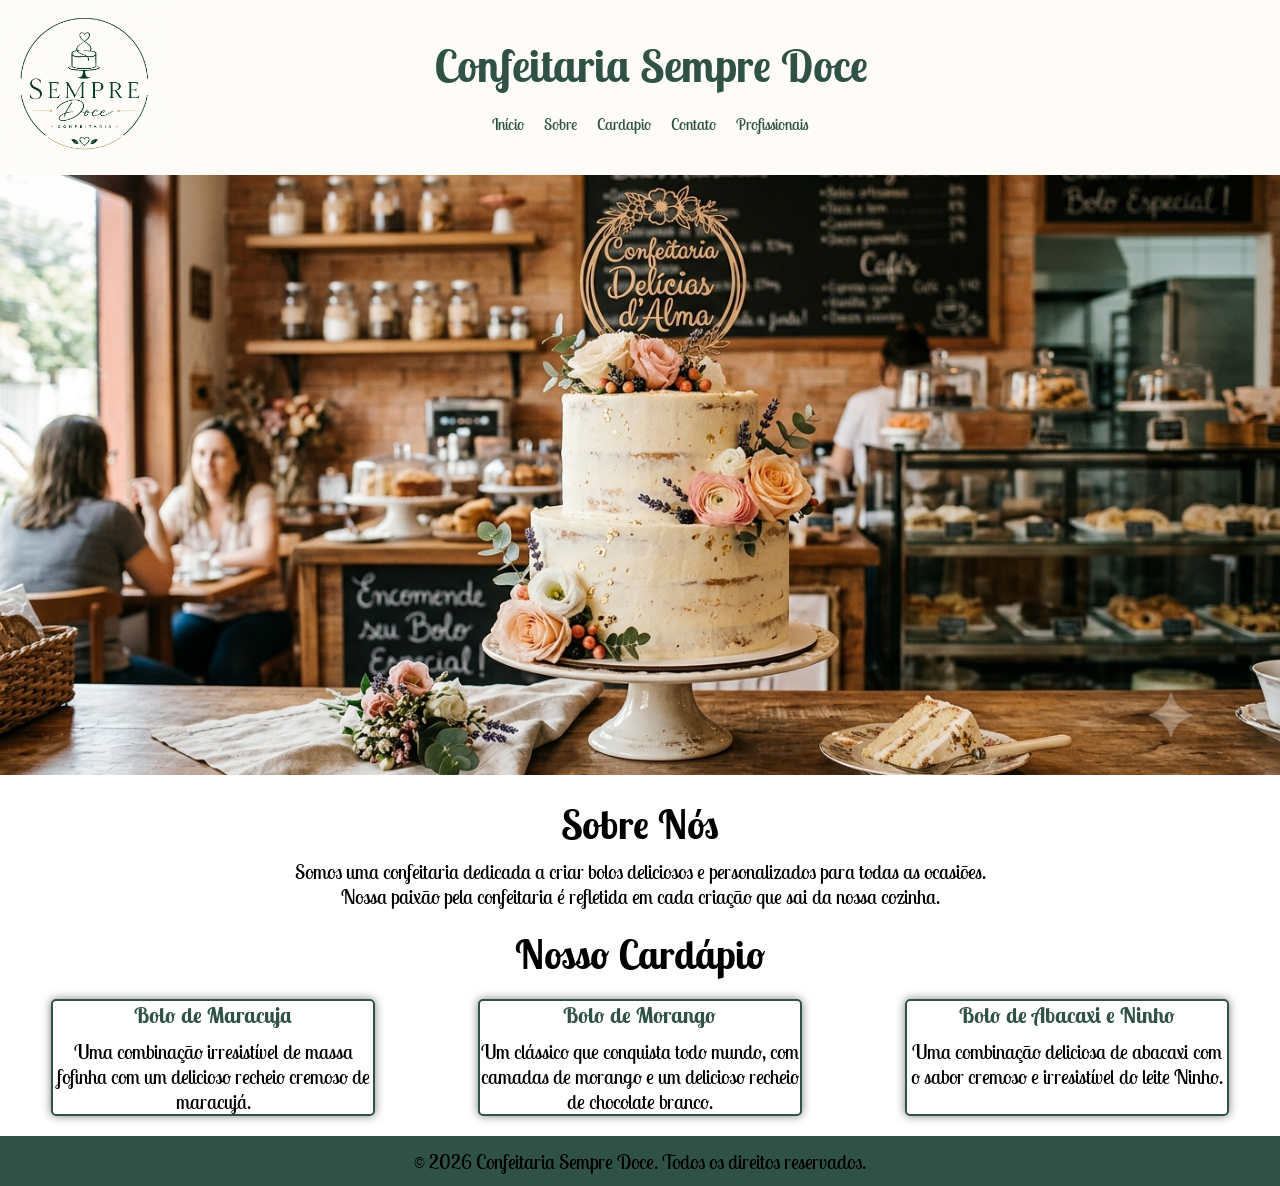
<file: index.html>
<!DOCTYPE html>
<html lang="pt-BR">
<head>
<link rel="preconnect" href="https://fonts.googleapis.com">
<link rel="preconnect" href="https://fonts.gstatic.com" crossorigin>
<link href="https://fonts.googleapis.com/css2?family=Lobster+Two:ital,wght@0,400;0,700;1,400;1,700&display=swap" rel="stylesheet">   <meta name="viewport" content="width=device-width, initial-scale=1.0">
    <title>Document</title>
    <link rel="stylesheet" href="CSS/index.css">
    
</head>
<body>
    <header>
        <div class="div-logo">
            <img class="Logotipo" src="IMG/logo.png" alt="Logotipo da confeitaria">
        </div>
        <div class="div-menu">
            <h1>
                Confeitaria Sempre Doce
            </h1>

            <br>


            <nav>
                <ul>
                    <li>
                        <a href="index.html">Início</a>
                    </li>

                    <li>
                        <a href="PAGES/sobre.html">Sobre</a>
                    </li>

                    <li>
                        <a href="PAGES/cardapio.html">Cardapio</a>
                    </li>

                    <li>
                        <a href="PAGES/contato.html">Contato</a>
                    </li>

                    <li>
                        <a href="PAGES/profissionais.html">Profissionais</a>
                    </li>
                </ul>
            </nav>
        </div>
        <div class="div-logo"></div>
    </header>

    <img id="img" class ="img-bolo" src="IMG/bolo1.png" alt="">

    <section class ="sobre">
        <h2>Sobre Nós</h2>
        <p>
            Somos uma confeitaria dedicada a
            criar bolos deliciosos e personalizados
            para todas as ocasiões.<br/>
            Nossa paixão pela confeitaria é refletida
            em cada criação que sai da nossa cozinha.
        </p>
    </section>

    <section class="sobre">
        <h2>Nosso Cardápio</h2>
        <div class="menu-cardapio-itens">
            <div class="menu-cardapo-item">
                <h3>Bolo de Maracuja</h3>
                <p>
                    Uma combinação irresistível de massa fofinha
                    com um delicioso recheio cremoso de maracujá.
                </p>
            </div>
            <div class="menu-cardapo-item">
                <h3>Bolo de Morango</h3>
                <p>
                    Um clássico que conquista todo mundo, com camadas de morango
                    e um delicioso recheio de chocolate branco.
                </p>
            </div>
            <div class="menu-cardapo-item">
                <h3>Bolo de Abacaxi e Ninho</h3>
                <p>
                   Uma combinação deliciosa de abacaxi com o sabor cremoso e irresistível do leite Ninho.
                </p>
            </div>
        </div>
    </section>

    <footer>
        &copy; 2026 Confeitaria Sempre Doce.
        Todos os direitos reservados.
    </footer>

</body>
<script src="JS/index.js"></script>
</html>
</file>
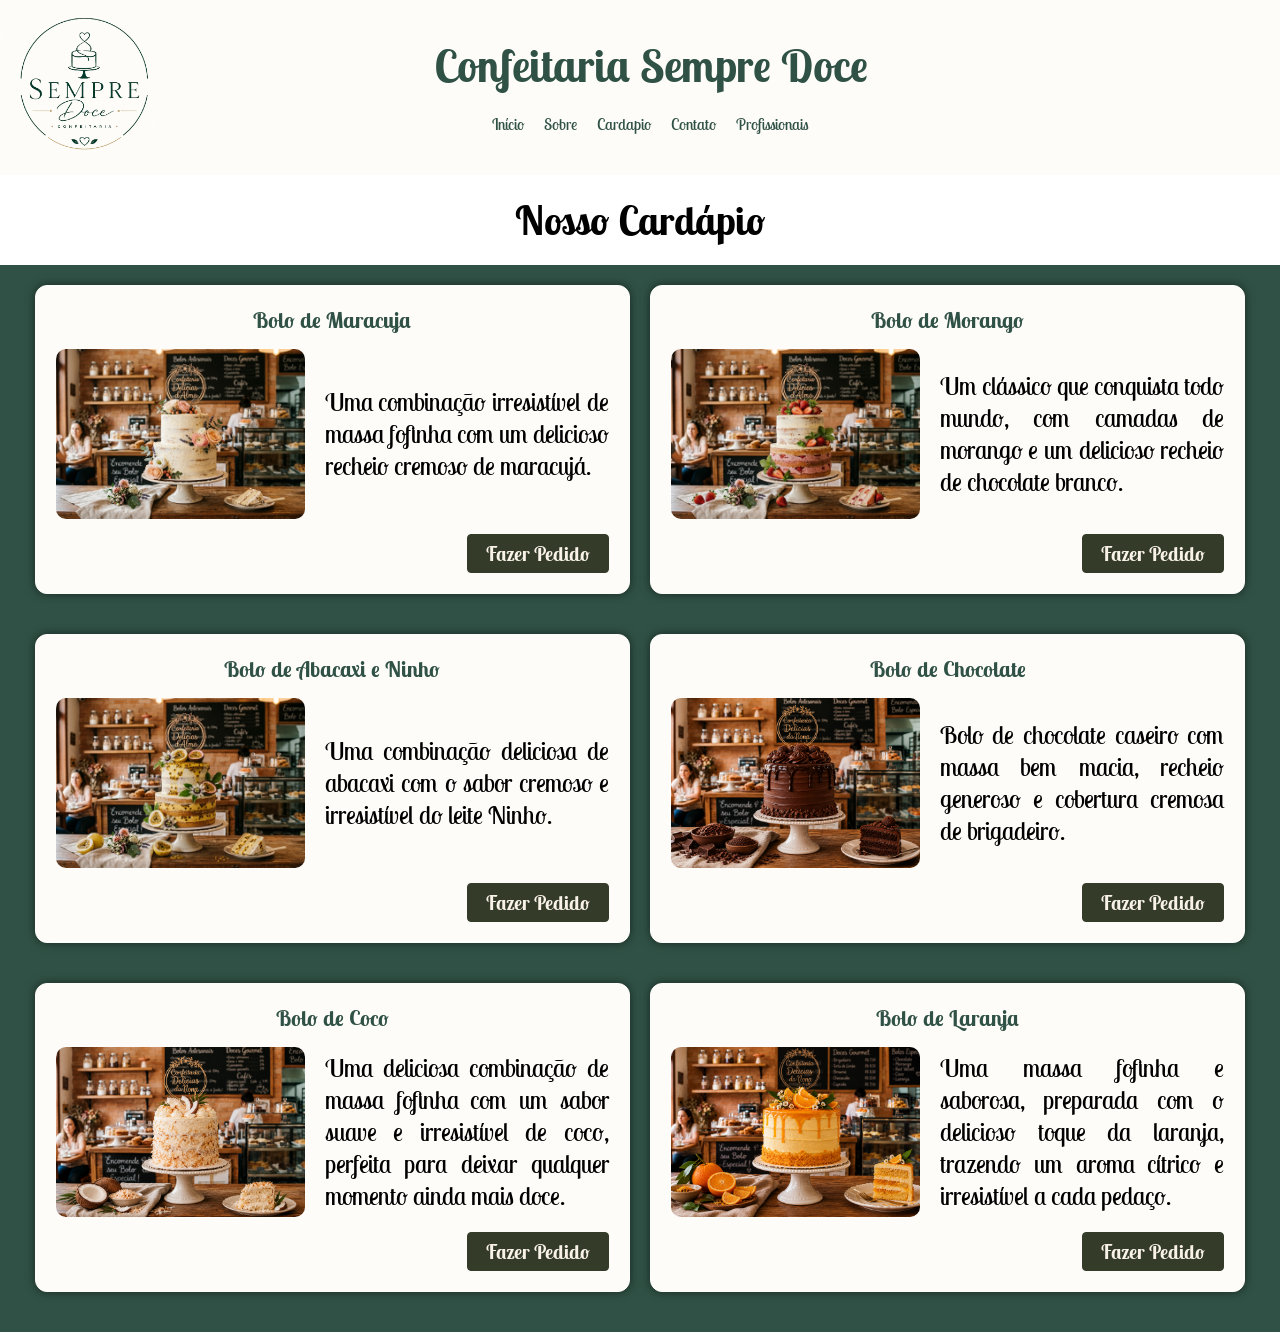
<file: PAGES/cardapio.html>
<!DOCTYPE html>
<html lang="pt-BR">

<head>
    <link rel="stylesheet" href="../CSS/index.css">
    <link rel="stylesheet" href="../CSS/sobre.css">
    <link rel="stylesheet" href="../CSS/cardapaio.css">
    <link rel="preconnect" href="https://fonts.googleapis.com">
    <link rel="preconnect" href="https://fonts.gstatic.com" crossorigin>
    <link href="https://fonts.googleapis.com/css2?family=Lobster+Two:ital,wght@0,400;0,700;1,400;1,700&display=swap"
        rel="stylesheet">
    <meta name="viewport" content="width=device-width, initial-scale=1.0">
    <title>Document</title>


</head>

<body>
    <header>
        <div class="div-logo">
            <img class="Logotipo" src="../IMG/logo.png" alt="Logotipo da confeitaria">
        </div>
        <div class="div-menu">
            <h1>
                Confeitaria Sempre Doce
            </h1>

            <br>


            <nav>
                <ul>
                    <li>
                        <a href="../index.html">Início</a>
                    </li>

                    <li>
                        <a href="sobre.html">Sobre</a>
                    </li>

                    <li>
                        <a href="cardapio.html">Cardapio</a>
                    </li>

                    <li>
                        <a href="contato.html">Contato</a>
                    </li>

                    <li>
                        <a href="PAGES/profissionais.html">Profissionais</a>
                    </li>
                </ul>
            </nav>
        </div>
        <div class="div-logo"></div>
    </header>
    <section class="sobre">
        <h2>Nosso Cardápio</h2>
        <div class="menu-cardapio-itens">
            <div class="menu-cardapio-item">
                <h3>Bolo de Maracuja</h3>

                <div class="div-card">
                    <img class="img-cardapio" src="../IMG/bolo1.png" alt="Bolo de Maracuja">
                    <p>
                        Uma combinação irresistível de massa fofinha
                        com um delicioso recheio cremoso de maracujá.
                    </p>
                </div>

                <div class="reservar">
                    <button class="button-reserva" onclick="abrir()">Fazer Pedido</button>
                </div>

            </div>


            <div class="menu-cardapio-item">
                <h3>Bolo de Morango</h3>

                <div class="div-card">
                    <img class="img-cardapio" src="../IMG/bolo2.png" alt="Bolo de Morango">
                    <p>
                        Um clássico que conquista todo mundo, com camadas de morango
                        e um delicioso recheio de chocolate branco.
                    </p>
                </div>
                
                <div class="reservar">
                    <button class="button-reserva" onclick="abrir()">Fazer Pedido</button>
                </div>

            </div>

            <div class="menu-cardapio-item">
                <h3>Bolo de Abacaxi e Ninho</h3>

                <div class="div-card">
                    <img class="img-cardapio" src="../IMG/bolo3.png" alt="Bolo de Abacaxi e Ninho">
                    <p>
                        Uma combinação deliciosa de abacaxi com o sabor cremoso e irresistível do leite Ninho.
                    </p>
                </div>

                <div class="reservar">
                    <button class="button-reserva" onclick="abrir()">Fazer Pedido</button>
                </div>

            </div>


            <div class="menu-cardapio-item">
                <h3>Bolo de Chocolate</h3>

                <div class="div-card">
                    <img class="img-cardapio" src="../IMG/bolo4.png" alt="Bolo de Chocolate">
                    <p>
                        Bolo de chocolate caseiro com massa bem macia, recheio generoso e cobertura cremosa de brigadeiro.
                    </p>
                </div>

                <div class="reservar">
                    <button class="button-reserva" onclick="abrir()">Fazer Pedido</button>
                </div>

            </div>


            <div class="menu-cardapio-item">
                <h3>Bolo de Coco</h3>
                <div class="div-card">
                    <img class="img-cardapio" src="../IMG/bolo5.png" alt="Bolo de Coco">
                    <p>
                        Uma deliciosa combinação de massa fofinha
                        com um sabor suave e irresistível de coco, perfeita
                        para deixar qualquer momento ainda mais doce.
                    </p>
                </div>

                <div class="reservar">
                    <button class="button-reserva" onclick="abrir()">Fazer Pedido</button>
                </div>
            </div>

            <div class="menu-cardapio-item">
                <h3>Bolo de Laranja</h3>
                <div class="div-card">
                    <img class="img-cardapio" src="../IMG/bolo6.png" alt="Bolo de Laranja">
                    <p>
                       Uma massa fofinha e saborosa, preparada com o delicioso toque da laranja, trazendo
                        um aroma cítrico e irresistível a cada pedaço.

                    </p>
                </div>

                <div class="reservar">
                    <button class="button-reserva" onclick="abrir()">Fazer Pedido</button>
                </div>
                
            </div>

        </div>
    </section>

    <div id="fade" class="hide"></div>

    <div id="modal" class="hide">
        <div class="centralizado">
            <h2>Realizar Reserva</h2>
            <img src="../IMG/qrcode-pix.png" alt="QRCode para pagamento via PIX">
        </div>

        <div>
            <a href="">Fechar</a>
        </div>

    </div>

</body>
<script src="../JS/cardapio.js"></script>
</html>
</file>
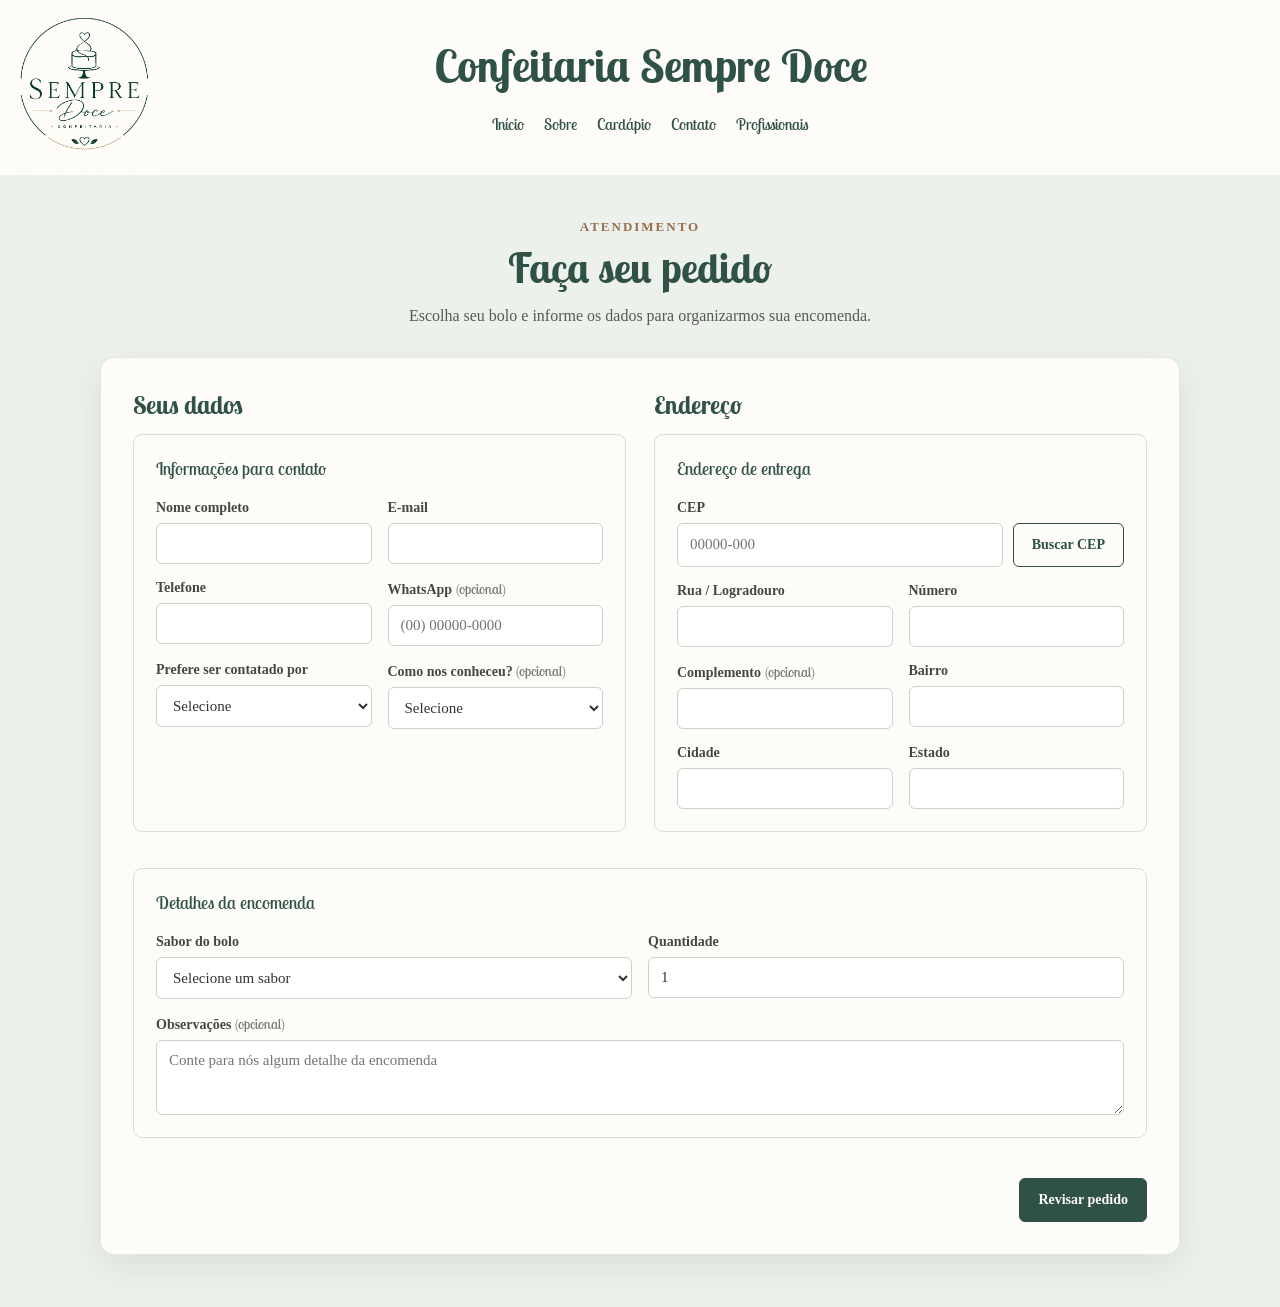
<file: PAGES/contato.html>
<!DOCTYPE html>
<html lang="pt-BR">

<head>
    <meta charset="UTF-8">
    <meta name="viewport" content="width=device-width, initial-scale=1.0">
    <link rel="stylesheet" href="../CSS/index.css">
    <link rel="stylesheet" href="../CSS/contato.css">
    <link rel="preconnect" href="https://fonts.googleapis.com">
    <link rel="preconnect" href="https://fonts.gstatic.com" crossorigin>
    <link href="https://fonts.googleapis.com/css2?family=Lobster+Two:ital,wght@0,400;0,700;1,400;1,700&display=swap"
        rel="stylesheet">
    <title>Contato e pedidos | Confeitaria Sempre Doce</title>

</head>

<body>
    <header>
        <div class="div-logo">
            <img class="Logotipo" src="../IMG/logo.png" alt="Logotipo da confeitaria">
        </div>
        <div class="div-menu">
            <h1>Confeitaria Sempre Doce</h1>
            <br>
            <nav>
                <ul>
                    <li><a href="../index.html">Início</a></li>
                    <li><a href="sobre.html">Sobre</a></li>
                    <li><a href="cardapio.html">Cardápio</a></li>
                    <li><a href="contato.html" aria-current="page">Contato</a></li>
                    <li>
                        <a href="profissionais.html">Profissionais</a>
                    </li>
                </ul>
            </nav>
        </div>
        <div class="div-logo"></div>
    </header>

    <section class="contato-intro">
        <p class="contato-etiqueta">ATENDIMENTO</p>
        <h2>Faça seu pedido</h2>
        <p>Escolha seu bolo e informe os dados para organizarmos sua encomenda.</p>
    </section>

    <form id="formCadastro" class="form-cadastro">
        <section class="pedido-secao">
            <h2 class="secao-titulo">Seus dados</h2>
            <fieldset>
                <legend>Informações para contato</legend>
                <div class="campo">
                    <label for="nome">Nome completo</label>
                    <input id="nome" name="nome" type="text" autocomplete="name" required>
                </div>
                <div class="campo">
                    <label for="email">E-mail</label>
                    <input id="email" name="email" type="email" autocomplete="email" required>
                </div>
                <div class="campo">
                    <label for="telefone">Telefone</label>
                    <input id="telefone" name="telefone" type="tel" autocomplete="tel" required>
                </div>
                <div class="campo">
                    <label for="whatsapp">WhatsApp <span>(opcional)</span></label>
                    <input id="whatsapp" name="whatsapp" type="tel" placeholder="(00) 00000-0000">
                </div>
                <div class="campo">
                    <label for="contato-preferido">Prefere ser contatado por</label>
                    <select id="contato-preferido" name="contatoPreferido" required>
                        <option value="">Selecione</option>
                        <option>E-mail</option>
                        <option>Telefone</option>
                        <option>WhatsApp</option>
                    </select>
                </div>
                <div class="campo">
                    <label for="conheceu">Como nos conheceu? <span>(opcional)</span></label>
                    <select id="conheceu" name="conheceu">
                        <option value="">Selecione</option>
                        <option>Instagram</option>
                        <option>Indicação de amigos</option>
                        <option>Google</option>
                        <option>Outro</option>
                    </select>
                </div>
            </fieldset>
        </section>

        <section class="pedido-secao">
            <h2 class="secao-titulo">Endereço</h2>
            <fieldset>
                <legend>Endereço de entrega</legend>
                <div class="campo campo-cep">
                    <label for="cep">CEP</label>
                    <div class="cep-controle">
                        <input id="cep" name="cep" type="text" inputmode="numeric" autocomplete="postal-code"
                            maxlength="9" pattern="[0-9]{5}-[0-9]{3}" placeholder="00000-000"
                            aria-describedby="cep-status" required>
                        <button id="buscar-cep" class="botao-secundario" type="button">Buscar CEP</button>
                    </div>
                    <p id="cep-status" class="campo-status" aria-live="polite"></p>
                </div>
                <div class="campo">
                    <label for="logradouro">Rua / Logradouro</label>
                    <input id="logradouro" name="logradouro" type="text" autocomplete="address-line1" required>
                </div>
                <div class="campo">
                    <label for="numero">Número</label>
                    <input id="numero" name="numero" type="text" inputmode="numeric" required>
                </div>
                <div class="campo">
                    <label for="complemento">Complemento <span>(opcional)</span></label>
                    <input id="complemento" name="complemento" type="text" autocomplete="address-line2">
                </div>
                <div class="campo">
                    <label for="bairro">Bairro</label>
                    <input id="bairro" name="bairro" type="text" autocomplete="address-level3" required>
                </div>
                <div class="campo">
                    <label for="cidade">Cidade</label>
                    <input id="cidade" name="cidade" type="text" autocomplete="address-level2" required>
                </div>
                <div class="campo">
                    <label for="estado">Estado</label>
                    <input id="estado" name="estado" type="text" autocomplete="address-level1" required>
                </div>
            </fieldset>
        </section>

        <section class="pedido-secao">
            <fieldset>
                <legend>Detalhes da encomenda</legend>
                <div class="campo">
                    <label for="bolo">Sabor do bolo</label>
                    <select id="bolo" name="bolo" required>
                        <option value="">Selecione um sabor</option>
                        <option>Bolo de Maracujá</option>
                        <option>Bolo de Morango</option>
                        <option>Bolo de Abacaxi e Ninho</option>
                        <option>Bolo de Chocolate</option>
                        <option>Bolo de Coco</option>
                        <option>Bolo de Laranja</option>
                    </select>
                </div>
                <div class="campo">
                    <label for="quantidade">Quantidade</label>
                    <input id="quantidade" name="quantidade" type="number" min="1" max="20" value="1" required>
                </div>
                <div class="campo campo-observacao">
                    <label for="observacao-bolo">Observações <span>(opcional)</span></label>
                    <textarea id="observacao-bolo" name="observacaoBolo" rows="3"
                        placeholder="Conte para nós algum detalhe da encomenda"></textarea>
                </div>
            </fieldset>
        </section>

        <div class="form-acoes">
            <p id="pedido-status" class="pedido-status" aria-live="polite"></p>
            <button class="botao-principal" type="submit">Revisar pedido</button>
        </div>
    </form>

    <script src="../JS/contato.js"></script>

</body>

</html>
</file>
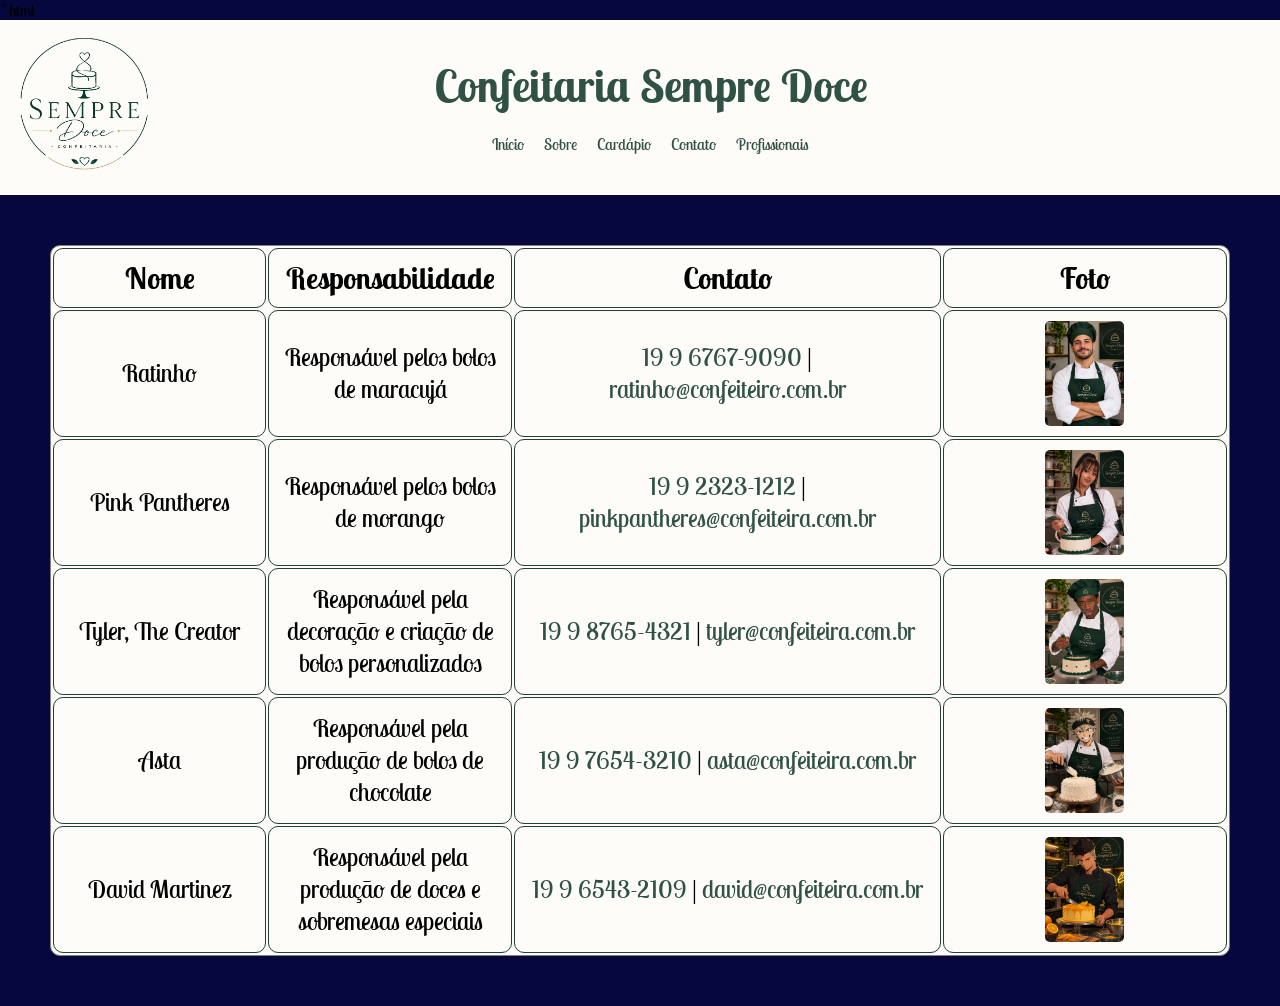
<file: PAGES/profissionais.html>
```html
<!DOCTYPE html>
<html lang="pt-BR">

<head>
    <meta charset="UTF-8">
    <meta name="viewport" content="width=device-width, initial-scale=1.0">

    <title>Profissionais - Confeitaria Sempre Doce</title>

    <link rel="stylesheet" href="../CSS/index.css">
    <link rel="stylesheet" href="../CSS/sobre.css">
    <link rel="stylesheet" href="../CSS/cardapaio.css">
    <link rel="stylesheet" href="../CSS/profissionais.css">

    <link rel="preconnect" href="https://fonts.googleapis.com">
    <link rel="preconnect" href="https://fonts.gstatic.com" crossorigin>

    <link href="https://fonts.googleapis.com/css2?family=Lobster+Two:ital,wght@0,400;0,700;1,400;1,700&display=swap"
        rel="stylesheet">
</head>

<body>

    <header>
        <div class="div-logo">
            <img class="Logotipo" src="../IMG/logo.png"
                alt="Logotipo da confeitaria">
        </div>

        <div class="div-menu">
            <h1>Confeitaria Sempre Doce</h1>

            <br>

            <nav>
                <ul>
                    <li>
                        <a href="../index.html">Início</a>
                    </li>

                    <li>
                        <a href="sobre.html">Sobre</a>
                    </li>

                    <li>
                        <a href="cardapio.html">Cardápio</a>
                    </li>

                    <li>
                        <a href="contato.html">Contato</a>
                    </li>

                    <li>
                        <a href="profissionais.html">Profissionais</a>
                    </li>
                </ul>
            </nav>
        </div>

        <div class="div-logo"></div>
    </header>

    <section class="sobre">

        <table>
            <thead>
                <tr>
                    <th width="15%">Nome</th>
                    <th width="5%">Responsabilidade</th>
                    <th width="30%">Contato</th>
                    <th width="20%">Foto</th>
                </tr>
            </thead>

            <tbody>

                <tr>
                    <td>Ratinho</td>
                    <td>Responsável pelos bolos de maracujá</td>
                    <td>
                        <a href="tel:+551967679090">
                            19 9 6767-9090
                        </a>
                        |
                        <a href="mailto:ratinho@confeiteiro.com.br">
                            ratinho@confeiteiro.com.br
                        </a>
                    </td>
                    <td>
                        <img src="../IMG/funcionario1.png"
                            alt="Foto do Funcionário Ratinho">
                    </td>
                </tr>

                <tr>
                    <td>Pink Pantheres</td>
                    <td>Responsável pelos bolos de morango</td>
                    <td>
                        <a href="tel:+5519923231212">
                            19 9 2323-1212
                        </a>
                        |
                        <a href="mailto:pinkpantheres@confeiteira.com.br">
                            pinkpantheres@confeiteira.com.br
                        </a>
                    </td>
                    <td>
                        <img src="../IMG/funcionario2.png"
                            alt="Foto da Funcionária Pink Pantheres">
                    </td>
                </tr>

                <tr>
                    <td>Tyler, The Creator</td>
                    <td>Responsável pela decoração e criação de bolos personalizados</td>
                    <td>
                        <a href="tel:+5519987654321">
                            19 9 8765-4321
                        </a>
                        |
                        <a href="mailto:tyler@confeiteira.com.br">
                            tyler@confeiteira.com.br
                        </a>
                    </td>
                    <td>
                        <img src="../IMG/funcionario3.png"
                            alt="Foto do Funcionário Tyler, The Creator">
                    </td>
                </tr>

                <tr>
                    <td>Asta</td>
                    <td>Responsável pela produção de bolos de chocolate</td>
                    <td>
                        <a href="tel:+5519976543210">
                            19 9 7654-3210
                        </a>
                        |
                        <a href="mailto:asta@confeiteira.com.br">
                            asta@confeiteira.com.br
                        </a>
                    </td>
                    <td>
                        <img src="../IMG/funcionario4.png"
                            alt="Foto do Funcionário Asta">
                    </td>
                </tr>

                <tr>
                    <td>David Martinez</td>
                    <td>Responsável pela produção de doces e sobremesas especiais</td>
                    <td>
                        <a href="tel:+5519965432109">
                            19 9 6543-2109
                        </a>
                        |
                        <a href="mailto:david@confeiteira.com.br">
                            david@confeiteira.com.br
                        </a>
                    </td>
                    <td>
                        <img src="../IMG/funcionario5.png"
                            alt="Foto do Funcionário David Martinez">
                    </td>
                </tr>

            </tbody>
        </table>

    </section>

</body>

</html>
</file>
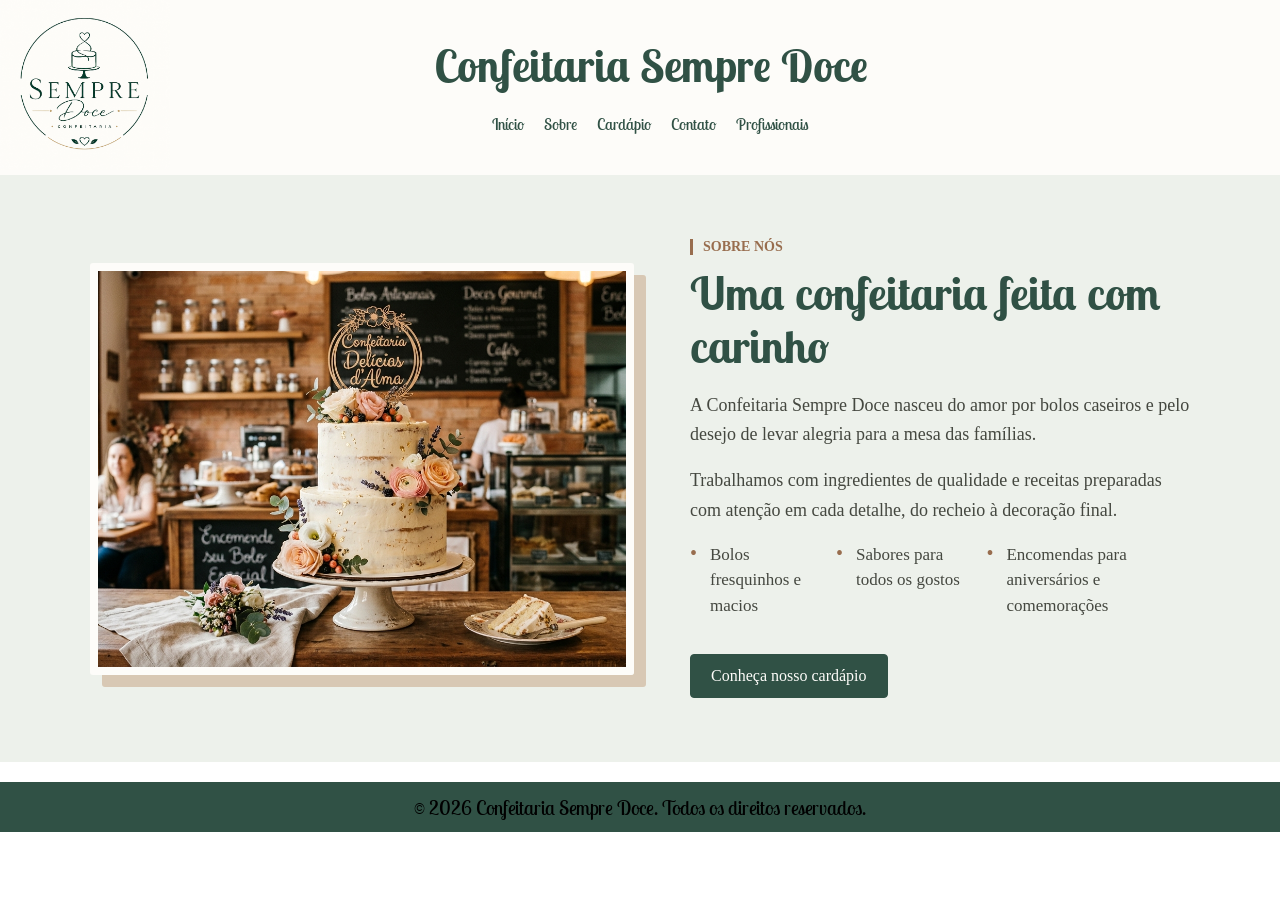
<file: PAGES/sobre.html>
<!DOCTYPE html>
<html lang="pt-BR">

<head>
    <meta charset="UTF-8">
    <meta name="viewport" content="width=device-width, initial-scale=1.0">
    <title>Sobre | Confeitaria Sempre Doce</title>
    <link rel="stylesheet" href="../CSS/index.css">
    <link rel="stylesheet" href="../CSS/sobre.css">
    <link rel="preconnect" href="https://fonts.googleapis.com">
    <link rel="preconnect" href="https://fonts.gstatic.com" crossorigin>
    <link href="https://fonts.googleapis.com/css2?family=Lobster+Two:ital,wght@0,400;0,700;1,400;1,700&display=swap"
        rel="stylesheet">
</head>

<body>
    <header>
        <div class="div-logo">
            <img class="Logotipo" src="../IMG/logo.png" alt="Logotipo da confeitaria">
        </div>
        <div class="div-menu">
            <h1>Confeitaria Sempre Doce</h1>
            <br>
            <nav>
                <ul>
                    <li><a href="../index.html">Início</a></li>
                    <li><a href="sobre.html">Sobre</a></li>
                    <li><a href="cardapio.html">Cardápio</a></li>
                    <li><a href="contato.html">Contato</a></li>
                    <li>
                        <a href="PAGES/profissionais.html">Profissionais</a>
                    </li>
                </ul>
            </nav>
        </div>
        <div class="div-logo"></div>
    </header>

    <main class="pagina-sobre">
        <section class="sobre">
            <div class="sobre-conteudo">
                <img src="../IMG/bolo1.png" alt="Bolo preparado pela Confeitaria Sempre Doce">
                <div class="sobre-texto">
                    <p class="sobre-etiqueta">SOBRE NÓS</p>
                    <h2>Uma confeitaria feita com carinho</h2>
                    <p>
                        A Confeitaria Sempre Doce nasceu do amor por bolos caseiros e pelo desejo de
                        levar alegria para a mesa das famílias.
                    </p>
                    <p>
                        Trabalhamos com ingredientes de qualidade e receitas preparadas com atenção
                        em cada detalhe, do recheio à decoração final.
                    </p>

                    <ul class="sobre-lista">
                        <li>Bolos fresquinhos e macios</li>
                        <li>Sabores para todos os gostos</li>
                        <li>Encomendas para aniversários e comemorações</li>
                    </ul>

                    <a class="sobre-link" href="cardapio.html">Conheça nosso cardápio</a>
                </div>
            </div>
        </section>
    </main>

    <footer>
        &copy; 2026 Confeitaria Sempre Doce. Todos os direitos reservados.
    </footer>
</body>

</html>
</file>
<file: CSS/index.css>
* {
    font-family: "Lobster Two", sans-serif;
    margin: 0;
    padding: 0;
}

header {
    background-color: #FDFCF9;
    height: 175px;
    display: flex;
}

.div-logo {
    width: 13%;
    height: 170px;
}

.div-menu {
    width: 87%;
    height: 170px;
    display: flex;
    flex-direction: column;
    text-align: center;
    align-items: center;
    justify-content: center; /* centraliza verticalmente */
}

.Logotipo {
    height: 170px;
}

ul {
    display: flex;
    gap: 20px;
    justify-content: center;
    list-style-type: none;
}

h1 {
   color: #305145;
   font-size: 45px;
}


a {
    text-decoration: none;
        color: #305145;;
}

a:hover {
    text-decoration: underline;
}

.img-bolo {
    width: 100%;
    height: 600px;
    object-fit: cover;
}

.sobre {
    text-align: center;
    margin-top: 10px;
}

h2 {
    font-size: 40px;
    margin-top: 20px;
}

p {
    font-size: 20px;
    margin-top: 10px;
}

.menu-cardapio-itens {
    display: flex;
    justify-content: space-around;
    margin-top: 20px;
}

.menu-cardapo-item {
    border: 2px solid #305145;
    border-radius: 5px;
    width: 25%;
    box-shadow: 0 0 10px rgba(0, 0, 0, 0.5);
}

h3 {
    font-size: 22px;
    color: #305145;
    font-weight: bold;
}

.menu-cardapo-item p {
    font-size: 20px;
}

footer {
    background-color: #305145;
    height: 50px;
    margin-top: 20px;
    font-size: 20px;
    display: flex;
    justify-content: center;
    align-items: center;
}

@media (max-width: 600px) {
    header {
        height: auto;
        flex-direction: column;
    }

    .div-logo,
    .div-menu,
    .menu-cardapo-item {
        width: 100%;
        height: auto;
    }

    .img-bolo {
        height: 250px;
    }

    .menu-cardapio-itens {
        flex-direction: column;
    }
}
</file>
<file: CSS/sobre.css>
.pagina-sobre .sobre {
	margin: 0;
	padding: 64px 24px;
	background-color: #edf1eb;
	text-align: left;
}

.pagina-sobre .sobre-conteudo {
	display: flex;
	align-items: center;
	gap: 56px;
	max-width: 1100px;
	margin: 0 auto;
}

.pagina-sobre .sobre-conteudo img {
	width: 48%;
	aspect-ratio: 4 / 3;
	object-fit: cover;
	border: 8px solid #FDFCF9;
	border-radius: 3px;
	box-shadow: 12px 12px 0 #d8c8b4;
}

.pagina-sobre .sobre-texto {
	flex: 1;
}

.pagina-sobre .sobre-etiqueta {
	margin: 0 0 12px;
	padding-left: 10px;
	border-left: 3px solid #986d4e;
	color: #986d4e;
	font-family: Georgia, serif;
	font-size: 14px;
	font-weight: bold;
}

.pagina-sobre .sobre-texto h2 {
	margin: 0 0 18px;
	color: #305145;
	font-size: 46px;
	line-height: 1.15;
}

.pagina-sobre .sobre-texto p:not(.sobre-etiqueta) {
	margin: 0 0 16px;
	color: #454840;
	font-family: Georgia, serif;
	font-size: 18px;
	line-height: 1.65;
}

.pagina-sobre .sobre-lista {
	margin: 0 0 22px;
	padding: 0;
	list-style: none;
}

.pagina-sobre .sobre-lista li {
	position: relative;
	margin-bottom: 10px;
	padding-left: 20px;
	color: #454840;
	font-family: Georgia, serif;
	font-size: 17px;
	line-height: 1.5;
}

.pagina-sobre .sobre-lista li::before {
	position: absolute;
	left: 0;
	color: #986d4e;
	content: "•";
	font-size: 20px;
	line-height: 1.1;
}

.pagina-sobre .sobre-link {
	display: inline-block;
	margin-top: 4px;
	padding: 12px 20px;
	border: 1px solid #305145;
	border-radius: 4px;
	background-color: #305145;
	color: #FDFCF9;
	font-family: Georgia, serif;
	font-size: 16px;
	transition: background-color 0.2s, color 0.2s;
}

.pagina-sobre .sobre-link:hover {
	background-color: #FDFCF9;
	color: #305145;
	text-decoration: none;
}

@media (max-width: 700px) {
	.pagina-sobre .sobre {
		padding: 36px 18px;
	}

	.pagina-sobre .sobre-conteudo {
		flex-direction: column;
		align-items: stretch;
		gap: 28px;
	}

	.pagina-sobre .sobre-conteudo img {
		width: 100%;
		box-shadow: 8px 8px 0 #d8c8b4;
	}

	.pagina-sobre .sobre-texto h2 {
		font-size: 36px;
	}
}
</file>
<file: CSS/cardapaio.css>
* {
    margin: 0;
    padding: 0;
    font-family: "Lobster Two", sans-serif;
    box-sizing: border-box;
}

.menu-cardapio-itens {
    display: flex;
    flex-wrap: wrap;
    justify-content: center;
    gap: 20px;
    padding: 20px;
    background-color: #305145;
}

.menu-cardapio-item {
    width: 48%;
    min-width: 280px;
    background: #FDFCF9;
    border: 1px solid #FDFCF9;
    border-radius: 12px;
    padding: 20px;
    margin-bottom: 20px;
    display: flex;
    flex-direction: column;
    box-shadow: 0 0 10px rgba(0, 0, 0, 0.5);
}

.menu-cardapio-item h3 {
    margin-bottom: 15px;
    text-align: center;
}

.div-card {
    display: flex;
    align-items: center;
    gap: 20px;
    flex: 1;
}

.img-cardapio {
    width: 45%;
    min-width: 160px;
    height: 170px;
    object-fit: cover;
    border-radius: 10px;
}

.div-card p {
    font-size: 25px;
    text-align: justify;
    width: 45%;
    margin: 0;
    flex: 1;
}

.reservar {
    text-align: right;
    margin-top: 15px;
}

.reservar button {
    display: inline-block;
    padding: 6px 18px;
    border: 1px solid #353b29;
    border-radius: 4px;
    background-color: #353b29;
    color: #F9F2E9;
    font-size: 20px;
}

.reservar button:hover {
    background-color: #F9F2E9;
    color: #353b29;
    text-decoration: none;
}

.hide {
    display: none;
}

.fade {
    position: fixed;
    top: 0;
    left: 0;
    width: 100%;
    height: 100%;
    background-color: rgba(0, 0, 0, 0.5);
    z-index: 1;
}

.modal {
    position: fixed;
    top: 50%;
    left: 50%;
    transform: translate(-50%, -50%);
    background-color: white;
    border-radius: 10px;
    width: 300px;
    padding: 10px;
    z-index: 2;
}

.button-reserva {
    text-decoration: none;
    cursor: pointer;
    font-size: 20px;
    background-color: #353b29;
    border: 0px;
    font-weight: bold;
}

.centralizado {
    text-align: center;
}

@media (max-width: 600px) {
    .menu-cardapio-item {
        width: 100%;
        min-width: 0;
    }

    .div-card {
        flex-direction: column;
    }

    .img-cardapio,
    .div-card p {
        width: 100%;
    }
}
</file>
<file: CSS/contato.css>
body {
    min-height: 100vh;
    background: #edf1eb;
}

.contato-intro {
    padding: 44px 20px 28px;
    text-align: center;
}

.contato-etiqueta {
    margin: 0 0 8px;
    color: #986d4e;
    font-family: Georgia, serif;
    font-size: 13px;
    font-weight: bold;
    letter-spacing: 2px;
}

.contato-intro h2,
.form-cadastro h2 {
    color: #305145;
    line-height: 1.2;
}

.contato-intro h2 {
    margin: 0;
    font-size: 42px;
}

.contato-intro > p:last-child {
    margin: 10px 0 0;
    color: #545b52;
    font-family: Georgia, serif;
    font-size: 16px;
    line-height: 1.6;
}

.form-cadastro,
.form-cadastro * {
    box-sizing: border-box;
}

.form-cadastro {
    display: grid;
    grid-template-columns: repeat(2, minmax(0, 1fr));
    align-items: stretch;
    gap: 36px 28px;
    max-width: 1080px;
    margin: 0 auto 52px;
    padding: 32px;
    border: 1px solid #e3e7df;
    border-radius: 14px;
    background: #fdfcf9;
    box-shadow: 0 12px 34px rgba(48, 81, 69, 0.1);
}

/* Cada seção vira uma coluna: título em cima, quadro ocupando o resto.
   Isso evita que o quadro (height: 100%) ultrapasse a seção e
   sobreponha a seção de baixo. */
.pedido-secao {
    display: flex;
    flex-direction: column;
    min-width: 0;
}

.pedido-secao:last-of-type {
    grid-column: 1 / -1;
}

.form-cadastro h2.secao-titulo {
    margin: 0 0 14px;
    font-size: 25px;
}

.form-cadastro fieldset {
    display: grid;
    grid-template-columns: repeat(2, minmax(0, 1fr));
    align-content: start;
    flex: 1;
    gap: 16px;
    min-width: 0;
    margin: 0;
    padding: 22px;
    border: 1px solid #d9dfd6;
    border-radius: 9px;
}

/* Legend dentro do quadro, acima do primeiro campo
   (em vez de ficar em cima da borda). */
.form-cadastro legend {
    float: left;
    grid-column: 1 / -1;
    width: 100%;
    margin: 0 0 4px;
    padding: 0;
    color: #305145;
    font-size: 18px;
}

.form-cadastro .campo {
    display: grid;
    align-content: start;
    gap: 7px;
    min-width: 0;
}

.form-cadastro .campo-cep,
.form-cadastro .campo-observacao {
    grid-column: 1 / -1;
}

.form-cadastro label {
    color: #454840;
    font-family: Georgia, serif;
    font-size: 14px;
    font-weight: 600;
}

.form-cadastro label span {
    color: #777d74;
    font-weight: normal;
}

.form-cadastro input,
.form-cadastro select,
.form-cadastro textarea {
    width: 100%;
    min-width: 0;
    margin: 0;
    padding: 11px 12px;
    border: 1px solid #cbd2c8;
    border-radius: 6px;
    background: #fff;
    color: #30362f;
    font-family: Georgia, serif;
    font-size: 15px;
    transition: border-color 0.2s, box-shadow 0.2s;
}

.form-cadastro input:focus,
.form-cadastro select:focus,
.form-cadastro textarea:focus {
    border-color: #527363;
    outline: none;
    box-shadow: 0 0 0 3px rgba(48, 81, 69, 0.13);
}

.form-cadastro input[aria-invalid="true"] {
    border-color: #a33b32;
}

.form-cadastro textarea {
    resize: vertical;
}

.cep-controle {
    display: grid;
    grid-template-columns: minmax(0, 1fr) auto;
    gap: 10px;
}

.botao-secundario,
.botao-principal {
    min-height: 44px;
    padding: 10px 18px;
    border: 1px solid #305145;
    border-radius: 6px;
    font-family: Georgia, serif;
    font-size: 14px;
    font-weight: 600;
    cursor: pointer;
    transition: background-color 0.2s, color 0.2s, opacity 0.2s;
}

.botao-secundario {
    background: #fdfcf9;
    color: #305145;
}

.botao-secundario:hover:not(:disabled) {
    background: #edf1eb;
}

.botao-principal {
    background: #305145;
    color: #fdfcf9;
}

.botao-principal:hover {
    background: #243f35;
}

.botao-secundario:disabled {
    cursor: wait;
    opacity: 0.65;
}

.campo-status,
.pedido-status {
    margin: 0;
    font-family: Georgia, serif;
    font-size: 13px;
    line-height: 1.5;
}

.campo-status:empty {
    display: none;
}

.campo-status.erro {
    color: #a33b32;
}

.campo-status.sucesso {
    color: #305145;
}

.campo-status.carregando {
    color: #626b61;
}

.form-acoes {
    display: flex;
    grid-column: 1 / -1;
    align-items: center;
    justify-content: space-between;
    gap: 18px;
    padding-top: 4px;
}

.pedido-status {
    color: #545b52;
}

.pedido-status.aviso {
    max-width: 680px;
    padding: 11px 14px;
    border-left: 3px solid #986d4e;
    background: #f5f1eb;
}

@media (max-width: 760px) {
    .form-cadastro {
        gap: 28px;
        margin: 0 18px 36px;
        padding: 24px;
        grid-template-columns: 1fr;
    }

    .pedido-secao:last-of-type {
        grid-column: auto;
    }
}

@media (max-width: 480px) {
    .contato-intro {
        padding: 34px 18px 22px;
    }

    .contato-intro h2 {
        font-size: 34px;
    }

    .form-cadastro {
        gap: 24px;
        margin: 0 12px 28px;
        padding: 18px;
    }

    .form-cadastro fieldset {
        grid-template-columns: 1fr;
        padding: 18px 14px;
    }

    .form-cadastro .campo-cep,
    .form-cadastro .campo-observacao {
        grid-column: auto;
    }

    .cep-controle {
        grid-template-columns: 1fr;
    }

    .form-acoes {
        align-items: stretch;
        flex-direction: column-reverse;
    }
}
</file>
<file: CSS/profissionais.css>
table {
    border: 1px solid;
    border-radius: 10px;
    border-color: gray;
    background-color: #fdfcf9;
}

table img {
    width: 30%;
    border-radius: 5px;

}

table td {
    border: 1px solid;
    padding: 10px;
    border-radius: 10px;
    border-color: #243f35;
}

table thead {
    font-weight: bold;
    font-size: 30px;
}

table tbody tr{
    font-size: 25px;

}

.sobre {
    margin: 50px;
}

table th, table td {
    border: 1px solid;
    padding: 10px;
    text-align: center;
    border-radius: 10px;
    border-color: #243f35;
}

table img:hover {
    width: 70%;
    transition: 0.3s;
    cursor: pointer;
}

body {
    background-color: #06073d;
}
</file>
